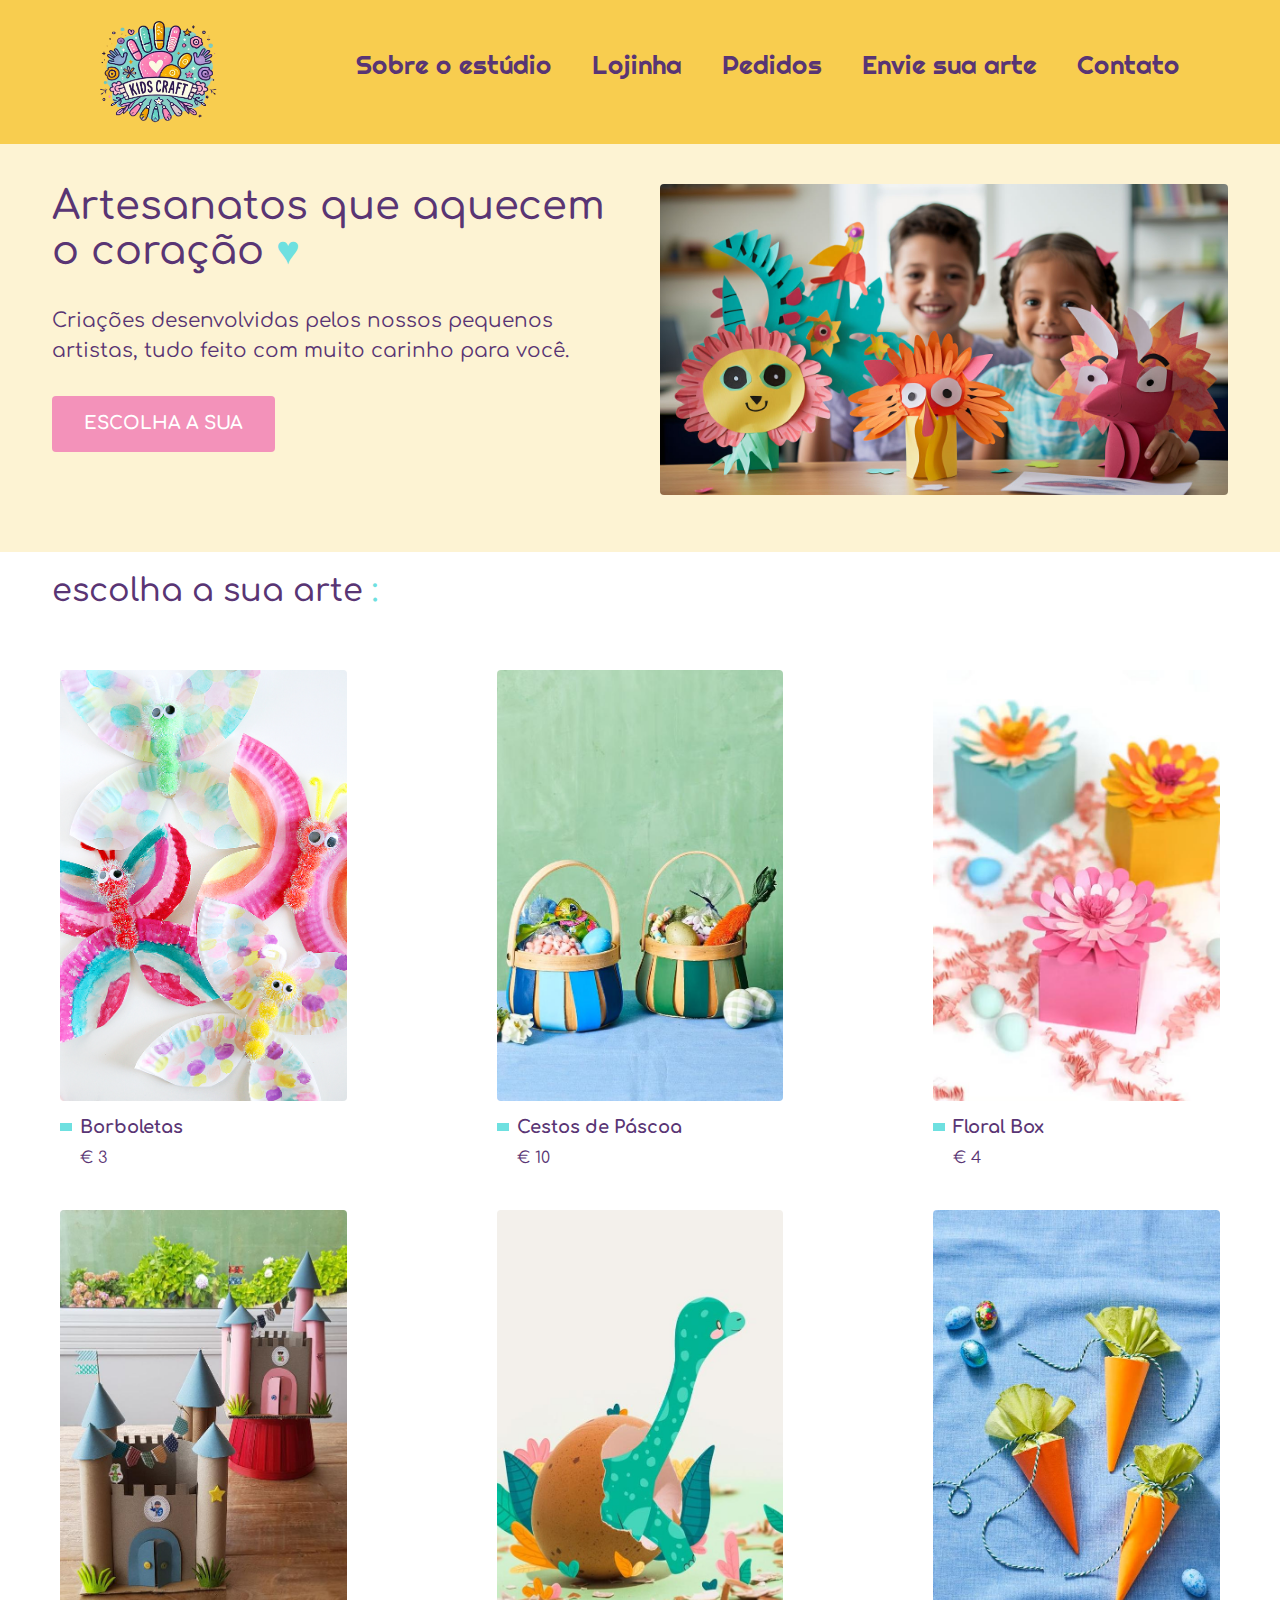
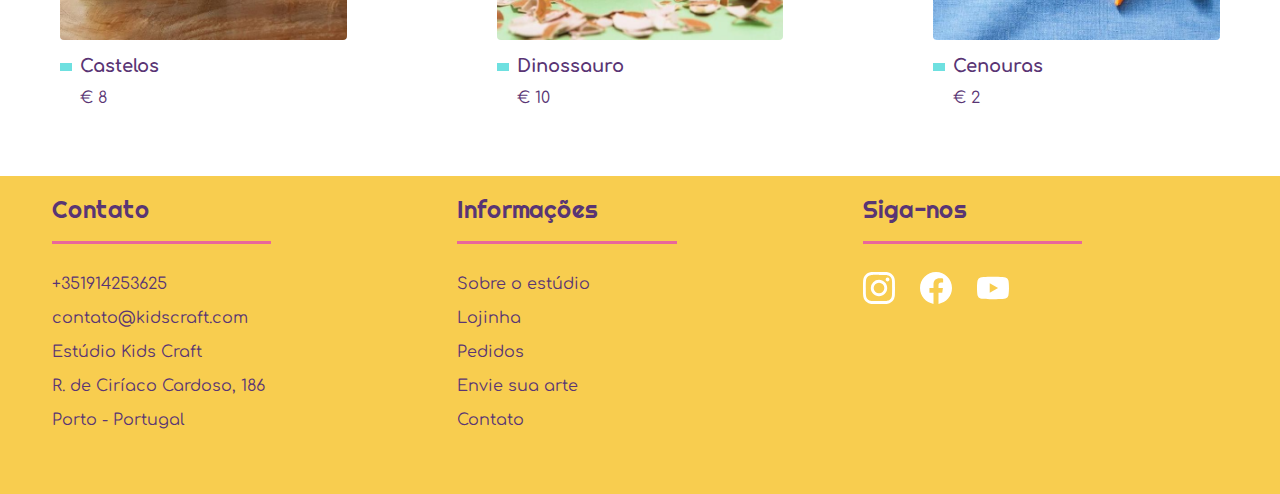
<file: index.html>
<!DOCTYPE html>
<html lang="en">

<head>
  <meta charset="UTF-8">
  <meta name="viewport" content="width=device-width, initial-scale=1.0">
  <title>:: Kids Craft ::</title>
  <meta name="description" content="Site do Estúdio Kids Craft">
  <link rel="shortcut icon" href="img/favicon.ico" type="image/x-icon">
  <link rel="stylesheet" href="css/style.css">
  <!-- Fontes do google -->
  <link rel="preconnect" href="https://fonts.googleapis.com">
  <link rel="preconnect" href="https://fonts.gstatic.com" crossorigin>
  <link rel="preconnect" href="https://fonts.gstatic.com" crossorigin>
  <link href="https://fonts.googleapis.com/css2?family=Comfortaa:wght@300..700&family=Righteous&display=swap" rel="stylesheet">

  <!-- Bootstrap -->
  <link href="https://cdn.jsdelivr.net/npm/bootstrap@5.3.3/dist/css/bootstrap.min.css" rel="stylesheet" integrity="sha384-QWTKZyjpPEjISv5WaRU9OFeRpok6YctnYmDr5pNlyT2bRjXh0JMhjY6hW+ALEwIH" crossorigin="anonymous">
</head>

<body>
  <header class="header-bg">
    <div class="header container">
      <a href="./">
        <img src="img/logokidscraft.png" alt="Kids Craft">
      </a>
      <nav aria-label="navegacao">
        <ul class="header-menu font-1 color-1">
          <li><a href="sobre.html">Sobre o estúdio</a></li>
          <li><a href="lojinha.html">Lojinha</a></li>
          <li><a href="pedidos.html">Pedidos</a></li>
          <li><a href="enviesuaarte.html">Envie sua arte</a></li>
          <li><a href="contato.html">Contato</a></li>
        </ul>
      </nav>
    </div>
  </header>
  <main>
    <div class="home-bg">
      <div class="home container">
        <div class="home-conteudo font-2">
          <h1 class="color-1">Artesanatos que aquecem o coração <span class="col-blue"> &#9829; </span></h1>
          <p>Criações desenvolvidas pelos nossos pequenos artistas, tudo feito com muito carinho para você.</p>
          <a href="lojinha.html" class="b-rosa">Escolha a sua</a>
        </div>
        <img src="img/img-container-home.jpg" alt="Crafts by kids">
      </div>
    </div>
    <article class="artesanatos-lista font-2 color-1">
      <h2 class="container">escolha a sua arte<span class="col-blue"> :</span></h2>
      <ul>
        <li>
          <a href="lojinha.html">
            <img src="img/img-arte1-borboletas.jpg" alt="Borboletas Coloridas">
            <h3 class="font-2 color-1">Borboletas</h3>
            <span class="color-1">€ 3</span>
          </a>
        </li>
        <li>
          <a href="lojinha.html">
            <img src="img/img-arte2-cestospascoa.jpg" alt="Cestos de Páscoa">
            <h3 class="font-2 color-1">Cestos de Páscoa</h3>
            <span class="color-1">€ 10</span>
          </a>
        </li>
        <li>
          <a href="lojinha.html">
            <img src="img/img-arte3-floralbox.jpg" alt="Floral Box">
            <h3 class="font-2 color-1">Floral Box</h3>
            <span class="color-1">€ 4</span>
          </a>
        </li>
        <li>
          <a href="lojinha.html">
            <img src="img/img-arte4-castelos.jpg" alt="Castelos">
            <h3 class="font-2 color-1">Castelos</h3>
            <span class="color-1">€ 8</span>
          </a>
        </li>
        <li>
          <a href="lojinha.html">
            <img src="img/img-arte5-dino.jpg" alt="Dinossauro">
            <h3 class="font-2 color-1">Dinossauro</h3>
            <span class="color-1">€ 10</span>
          </a>
        </li>
        <li>
          <a href="lojinha.html">
            <img src="img/img-arte6-cenouras.jpg" alt="Cenouras">
            <h3 class="font-2 color-1">Cenouras</h3>
            <span class="color-1">€ 2</span>
          </a>
        </li>

      </ul>
    </article>
  </main>
  <footer class="footer-bg">
    <div class="footer container color-1">
      <div class="footer-contato">
        <h3 class="font-1">Contato</h3>
        <ul class="font-2">
          <li><a href="tel:+351914253625">+351914253625</a></li>
          <li><a href="mailto:contato@kidscraft.com">contato@kidscraft.com</a></li>
          <li>Estúdio Kids Craft</li>
          <li>R. de Ciríaco Cardoso, 186</li>
          <li>Porto - Portugal</li>
        </ul>
      </div>
      <div class="footer-informações">
        <h3 class="font-1">Informações</h3>
        <nav>
          <ul class="font-2">
            <li><a href="sobre.html">Sobre o estúdio</a></li>
            <li><a href="lojinha.html">Lojinha</a></li>
            <li><a href="pedidos.html">Pedidos</a></li>
            <li><a href="enviesuaarte.html">Envie sua arte</a></li>
            <li><a href="contato.html">Contato</a></li>
          </ul>
        </nav>
      </div>
      <div class="footer-redes">
        <h3 class="font-1">Siga-nos</h3>
        <ul>
          <li><a href="https://www.instagram.com/cesae.digital/" target="_blank">
              <img src="img/instagram.svg" alt="Instagram">
            </a></li>
          <li><a href="https://www.facebook.com/CesaeDigital" target="_blank">
              <img src="img/facebook.svg" alt="Facebook">
            </a></li>
          <li><a href="https://www.youtube.com/user/CESAECanal" target="_blank">
              <img src="img/youtube.svg" alt="youtube">
            </a></li>
        </ul>
      </div>
    </div>
  </footer>
</body>

</html>
</file>
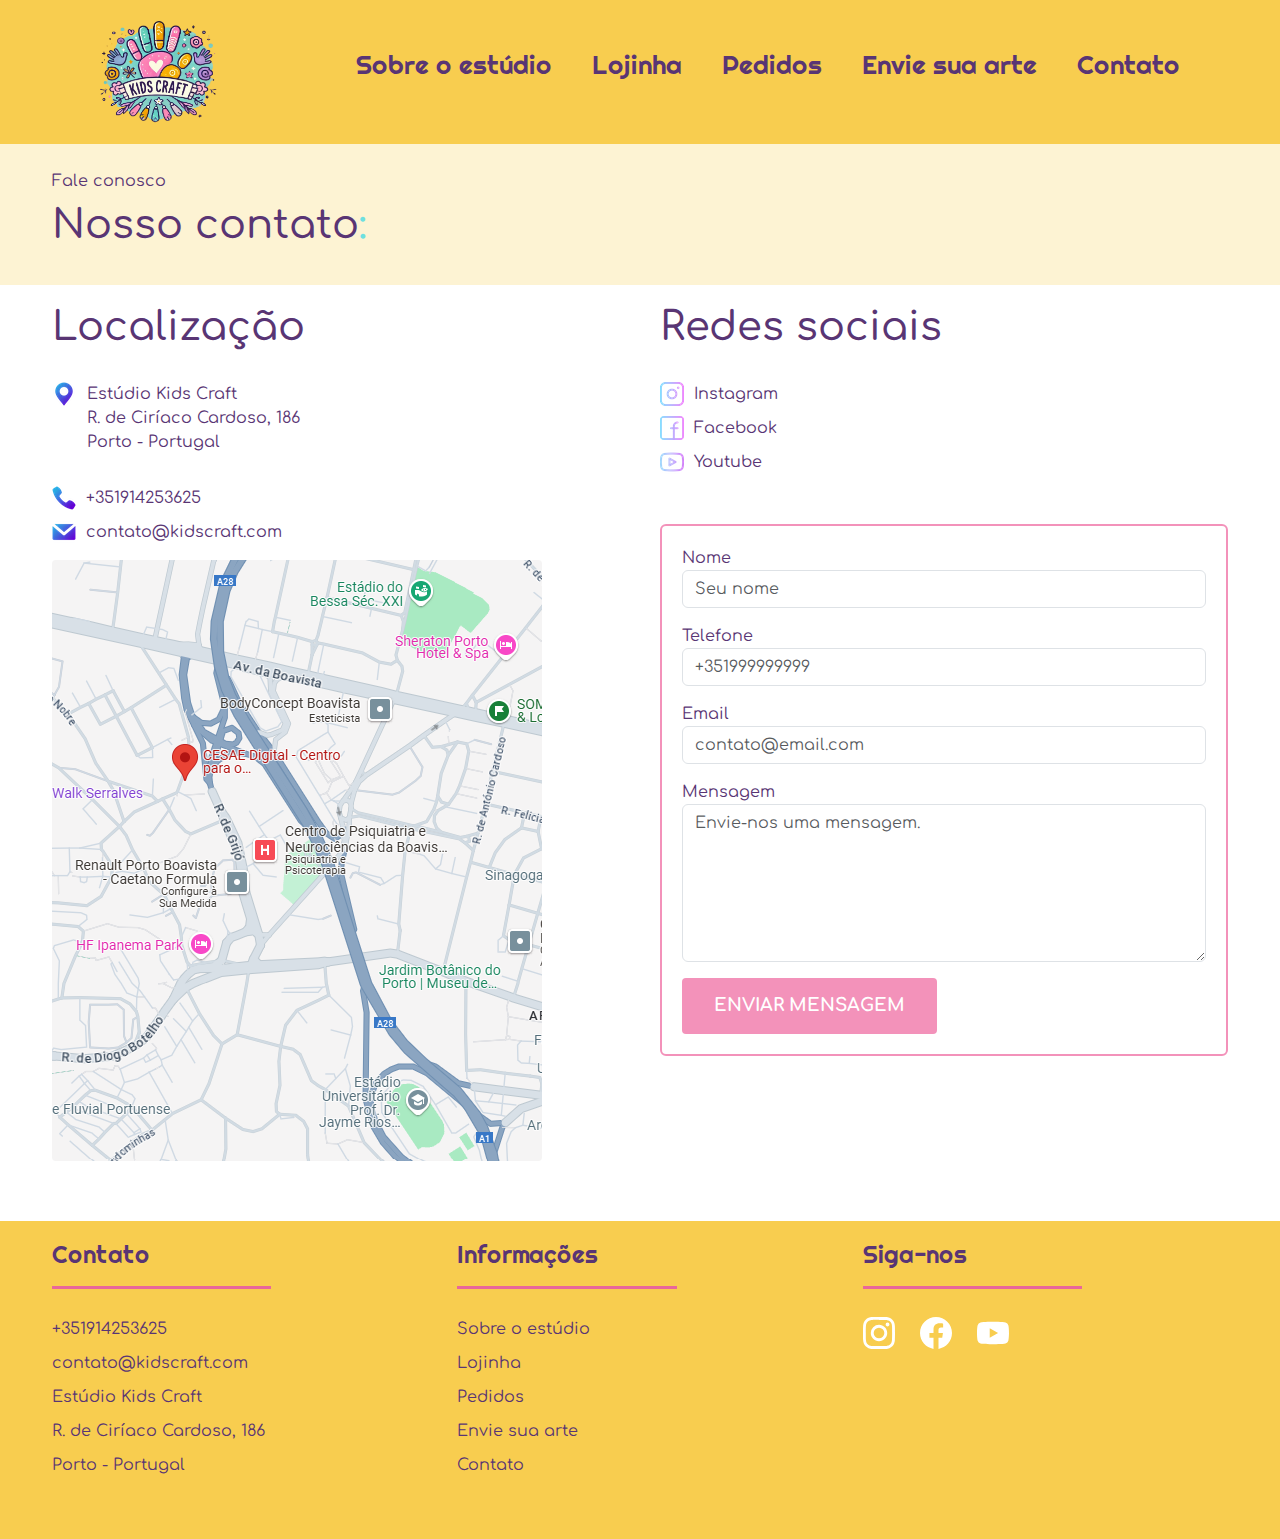
<file: contato.html>
<!DOCTYPE html>
<html lang="en">

<head>
  <meta charset="UTF-8">
  <meta name="viewport" content="width=device-width, initial-scale=1.0">
  <title>:: Contato | Kids Craft ::</title>
  <meta name="description" content="Contatos do Kids Craft">
  <link rel="shortcut icon" href="img/favicon.ico" type="image/x-icon">
  <link rel="stylesheet" href="css/style.css">
  <!-- Fontes do google -->
  <link rel="preconnect" href="https://fonts.googleapis.com">
  <link rel="preconnect" href="https://fonts.gstatic.com" crossorigin>
  <link rel="preconnect" href="https://fonts.gstatic.com" crossorigin>
  <link href="https://fonts.googleapis.com/css2?family=Comfortaa:wght@300..700&family=Righteous&display=swap" rel="stylesheet">
  <!-- Bootstrap -->
  <link href="https://cdn.jsdelivr.net/npm/bootstrap@5.3.3/dist/css/bootstrap.min.css" rel="stylesheet" integrity="sha384-QWTKZyjpPEjISv5WaRU9OFeRpok6YctnYmDr5pNlyT2bRjXh0JMhjY6hW+ALEwIH" crossorigin="anonymous">

</head>

<body>
  <header class="header-bg">
    <div class="header container">
      <a href="./">
        <img src="img/logokidscraft.png" alt="Kids Craft">
      </a>
      <nav aria-label="navegacao">
        <ul class="header-menu font-1 color-1">
          <li><a href="sobre.html">Sobre o estúdio</a></li>
          <li><a href="lojinha.html">Lojinha</a></li>
          <li><a href="pedidos.html">Pedidos</a></li>
          <li><a href="enviesuaarte.html">Envie sua arte</a></li>
          <li><a href="contato.html">Contato</a></li>
        </ul>
      </nav>
    </div>
  </header>
  <div class="titulo-bg">
    <div class="titulo container font-2">
      <p>Fale conosco</p>
      <h1 class="color-1">Nosso contato<span class="col-blue">:</span></h1>
    </div>
  </div>
  <div class="envioformulario-bg">
    <div class="formulario container">
      <div class="formulario-conteudo font-2 color-1">
        <h1 class="color-1">Localização</h1>
        <div class="localizacao">
          <ul>
            <li>Estúdio Kids Craft</li>
            <li>R. de Ciríaco Cardoso, 186</li>
            <li>Porto - Portugal</li>
        </div>
        </ul>
        <ul class="lista-contato">
          <li><img src="img/icon-phone.png" alt="Icone Phone"><a href="tel:+351914253625">+351914253625</a></li>
          <li><img src="img/icon-mail.png" alt="Icone Mail"><a href="mailto:contato@kidscraft.com">contato@kidscraft.com</a></li>
        </ul>
        <p><a href="https://maps.app.goo.gl/LkPnR1Ma46Hyuo7T9" target="_blank"><img src="img/img-containercontato.png" alt="Crafts by kids"></a></p>
      </div>
      <div class="redes font-2">
        <h1 class="color-1">Redes sociais</h1>
        <ul>
          <li><img src="img/icon-instagram.png" alt="Icone Instagram"><a href="https://www.instagram.com/cesae.digital/" target="_blank">Instagram </a></li>
          <li><img src="img/icon-facebook.png" alt="Icone Facebook"><a href="https://www.facebook.com/CesaeDigital" target="_blank">Facebook</a></li>
          <li><img src="img/icon-youtube.png" alt="Icone Facebook"><a href="https://www.youtube.com/user/CESAECanal" target="_blank"> Youtube</a></li>
        </ul>

        <section class="envio-formulario color-1 font-2" aria-label="Formulário">
          <form class="form" action="contato.html">
            <div class="mb-3">
              <label for="nome">Nome</label>
              <input type="text" class="form-control" id="nome" name="nome" placeholder="Seu nome">
            </div>
            <div class="mb-3">
              <label for="telefone">Telefone</label>
              <input type="text" class="form-control" id="telefone" name="telefone" placeholder="+351999999999">
            </div>
            <div class="mb-3">
              <label for="email">Email</label>
              <input type="email" class="form-control" id="email" name="email" placeholder="contato@email.com">
            </div>
            <div class="mb-3">
              <label for=" mensagem">Mensagem</label>
              <textarea rows="6" class="form-control" id="mensagem" name="mensagem" placeholder="Envie-nos uma mensagem."></textarea>
            </div>
            <button class="botao b-rosa">Enviar Mensagem</button>
          </form>
        </section>
      </div>
    </div>
  </div>

  <footer class="footer-bg">
    <div class="footer container color-1">
      <div class="footer-contato">
        <h3 class="font-1">Contato</h3>
        <ul class="font-2">
          <li><a href="tel:+351914253625">+351914253625</a></li>
          <li><a href="mailto:contato@kidscraft.com">contato@kidscraft.com</a></li>
          <li>Estúdio Kids Craft</li>
          <li>R. de Ciríaco Cardoso, 186</li>
          <li>Porto - Portugal</li>
        </ul>
      </div>
      <div class="footer-informações">
        <h3 class="font-1">Informações</h3>
        <nav>
          <ul class="font-2">
            <li><a href="sobre.html">Sobre o estúdio</a></li>
            <li><a href="lojinha.html">Lojinha</a></li>
            <li><a href="pedidos.html">Pedidos</a></li>
            <li><a href="enviesuaarte.html">Envie sua arte</a></li>
            <li><a href="contato.html">Contato</a></li>
          </ul>
        </nav>
      </div>
      <div class="footer-redes">
        <h3 class="font-1">Siga-nos</h3>
        <ul>
          <li><a href="https://www.instagram.com/cesae.digital/" target="_blank">
              <img src="img/instagram.svg" alt="Instagram">
            </a></li>
          <li><a href="https://www.facebook.com/CesaeDigital" target="_blank">
              <img src="img/facebook.svg" alt="Facebook">
            </a></li>
          <li><a href="https://www.youtube.com/user/CESAECanal" target="_blank">
              <img src="img/youtube.svg" alt="youtube">
            </a></li>
        </ul>
      </div>
    </div>
  </footer>
</body>

</html>
</file>
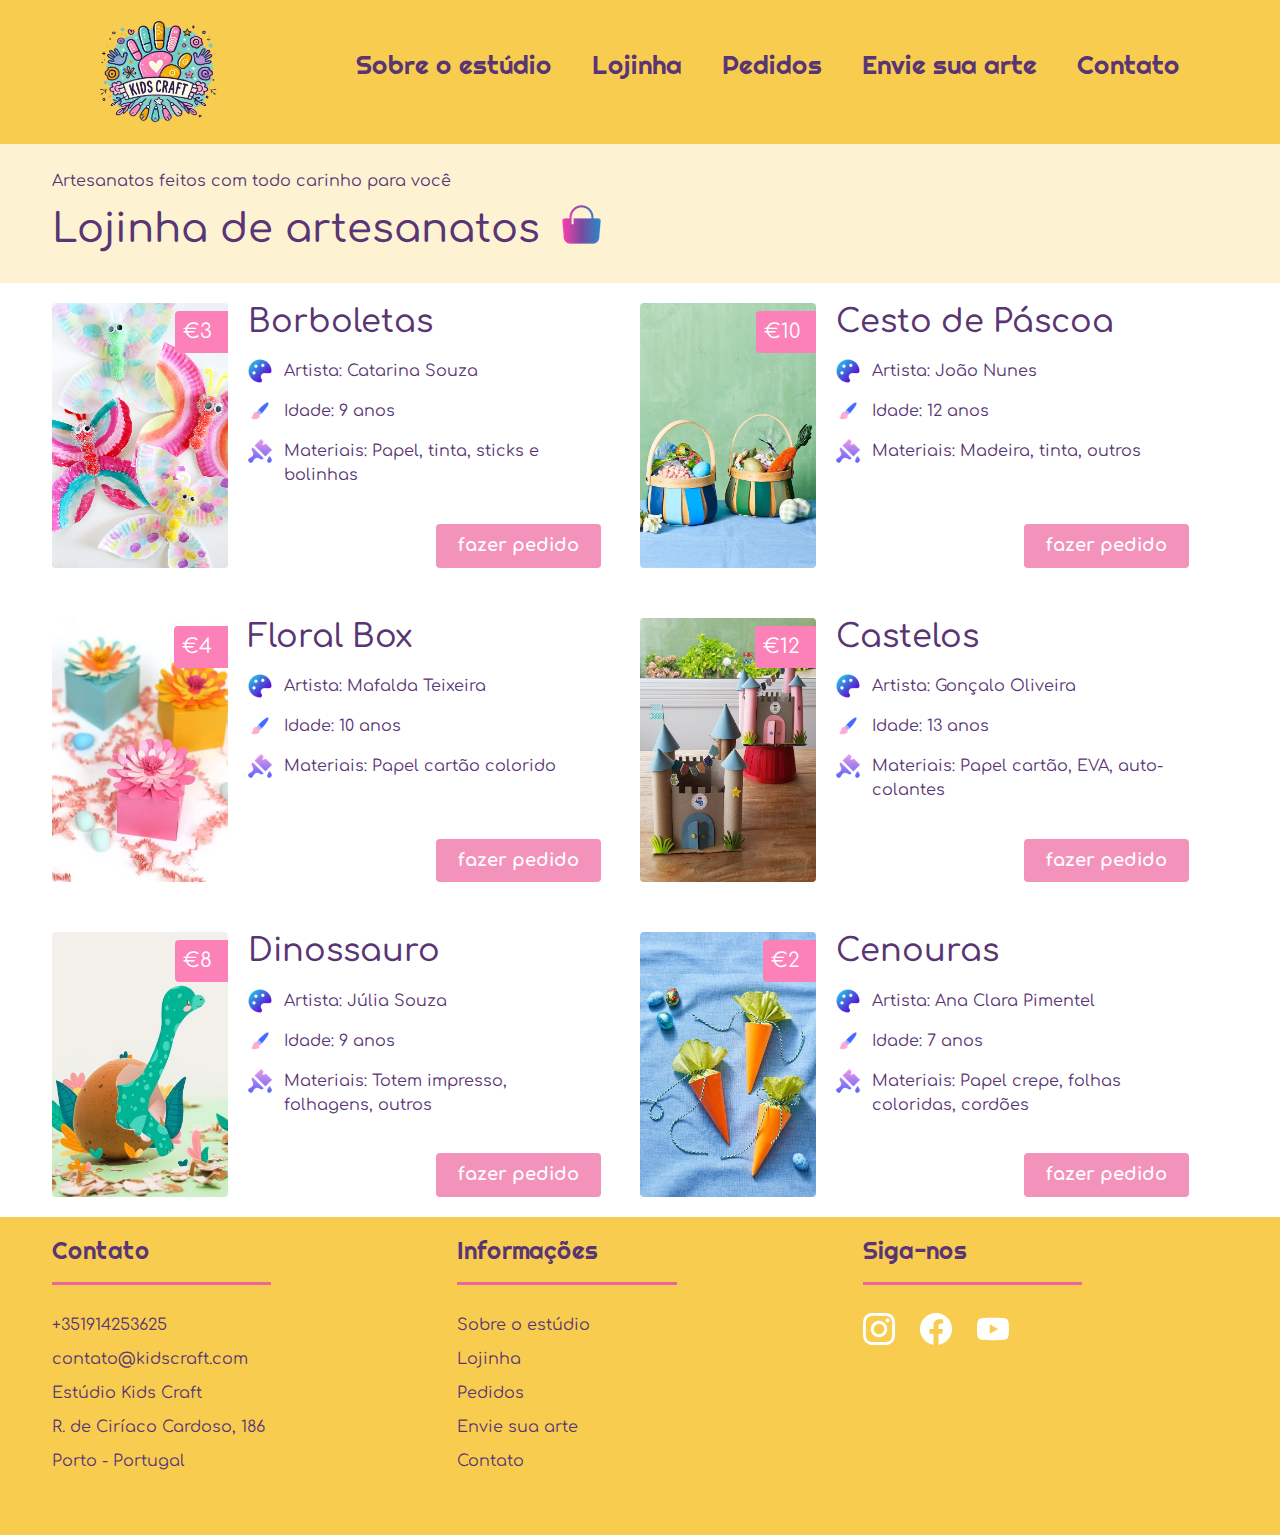
<file: lojinha.html>
<!DOCTYPE html>
<html lang="en">

<head>
  <meta charset="UTF-8">
  <meta name="viewport" content="width=device-width, initial-scale=1.0">
  <title>:: Lojinha | Kids Craft ::</title>
  <meta name="description" content="Lojinha do Estúdio Kids Craft">
  <link rel="shortcut icon" href="img/favicon.ico" type="image/x-icon">
  <link rel="stylesheet" href="css/style.css">
  <!-- Fontes do google -->
  <link rel="preconnect" href="https://fonts.googleapis.com">
  <link rel="preconnect" href="https://fonts.gstatic.com" crossorigin>
  <link rel="preconnect" href="https://fonts.gstatic.com" crossorigin>
  <link href="https://fonts.googleapis.com/css2?family=Comfortaa:wght@300..700&family=Righteous&display=swap" rel="stylesheet">
  <!-- Bootstrap -->
  <link href="https://cdn.jsdelivr.net/npm/bootstrap@5.3.3/dist/css/bootstrap.min.css" rel="stylesheet" integrity="sha384-QWTKZyjpPEjISv5WaRU9OFeRpok6YctnYmDr5pNlyT2bRjXh0JMhjY6hW+ALEwIH" crossorigin="anonymous">
</head>

<body>
  <header class="header-bg">
    <div class="header container">
      <a href="./">
        <img src="img/logokidscraft.png" alt="Kids Craft">
      </a>
      <nav aria-label="navegacao">
        <ul class="header-menu font-1 color-1">
          <li><a href="sobre.html">Sobre o estúdio</a></li>
          <li><a href="lojinha.html">Lojinha</a></li>
          <li><a href="pedidos.html">Pedidos</a></li>
          <li><a href="enviesuaarte.html">Envie sua arte</a></li>
          <li><a href="contato.html">Contato</a></li>
        </ul>
      </nav>
    </div>
  </header>
  <main>
    <div class="titulo-bg">
      <div class="titulo container font-2">
        <p>Artesanatos feitos com todo carinho para você</p>
        <h1 class="color-1 loja">Lojinha de artesanatos <span class="bag"><img src="img/shopping-bag-43x43.png" alt="Icon Compras"></h1></span>
      </div>
    </div>
    <div class="artesanatos-bg container font-2 color-1">
      <div class="artesanatos">
        <div class="artesanatos-imagem">
          <img src="img/img-arte1-borboletas.jpg" alt="Borboletas">
          <span class>€3</span>
        </div>
        <div class="artesanatos-conteudo">
          <h2 class="color-1">Borboletas</h2>
          <ul>
            <li><img src="img/icon1.png" alt="Icone Paleta">
              Artista: Catarina Souza</li>
            <li><img src="img/icon2.png" alt="Icone Pincel Pequeno">
              Idade: 9 anos</li>
            <li><img src="img/icon3.png" alt="Icone Pincel Tinta">
              Materiais: Papel, tinta, sticks e bolinhas</li>
          </ul>
          <a class="b-rosa seta" href="pedidos.html">Fazer pedido</a>
        </div>
      </div>
      <div class="artesanatos">
        <div class="artesanatos-imagem">
          <img src="img/img-arte2-cestospascoa.jpg" alt="Cesto de Páscoa">
          <span>€10</span>
        </div>
        <div class="artesanatos-conteudo">
          <h2 class="color-1">Cesto de Páscoa</h2>
          <ul>
            <li><img src="img/icon1.png" alt="Icone Paleta">
              Artista: João Nunes</li>
            <li><img src="img/icon2.png" alt="Icone Pincel Pequeno">
              Idade: 12 anos</li>
            <li><img src="img/icon3.png" alt="Icone Pincel Tinta">
              Materiais: Madeira, tinta, outros</li>
          </ul>
          <a class="b-rosa seta" href="pedidos.html">Fazer pedido</a>
        </div>

      </div>
      <div class="artesanatos">
        <div class="artesanatos-imagem">
          <img src="img/img-arte3-floralbox.jpg" alt="Floral Box">
          <span class>€4</span>
        </div>
        <div class="artesanatos-conteudo">
          <h2 class="color-1">Floral Box</h2>
          <ul>
            <li><img src="img/icon1.png" alt="Icone Paleta">
              Artista: Mafalda Teixeira</li>
            <li><img src="img/icon2.png" alt="Icone Pincel Pequeno">
              Idade: 10 anos</li>
            <li><img src="img/icon3.png" alt="Icone Pincel Tinta">
              Materiais: Papel cartão colorido</li>
          </ul>
          <a class="b-rosa seta" href="pedidos.html">Fazer pedido</a>
        </div>

      </div>
      <div class="artesanatos">
        <div class="artesanatos-imagem">
          <img src="img/img-arte4-castelos.jpg" alt="Castelos">
          <span class>€12</span>
        </div>
        <div class="artesanatos-conteudo">
          <h2 class="color-1">Castelos</h2>
          <ul>
            <li><img src="img/icon1.png" alt="Icone Paleta">
              Artista: Gonçalo Oliveira</li>
            <li><img src="img/icon2.png" alt="Icone Pincel Pequeno">
              Idade: 13 anos</li>
            <li><img src="img/icon3.png" alt="Icone Pincel Tinta">
              Materiais: Papel cartão, EVA, auto-colantes</li>
          </ul>
          <a class="b-rosa seta" href="pedidos.html">Fazer pedido</a>
        </div>

      </div>
      <div class="artesanatos">
        <div class="artesanatos-imagem">
          <img src="img/img-arte5-dino.jpg" alt="Dinossauro">
          <span>€8</span>
        </div>
        <div class="artesanatos-conteudo">
          <h2 class="color-1">Dinossauro</h2>
          <ul>
            <li><img src="img/icon1.png" alt="Icone Paleta">
              Artista: Júlia Souza</li>
            <li><img src="img/icon2.png" alt="Icone Pincel Pequeno">
              Idade: 9 anos</li>
            <li><img src="img/icon3.png" alt="Icone Pincel Tinta">
              Materiais: Totem impresso, folhagens, outros</li>
          </ul>
          <a class="b-rosa seta" href="pedidos.html">Fazer pedido</a>
        </div>

      </div>
      <div class="artesanatos">
        <div class="artesanatos-imagem">
          <img src="img/img-arte6-cenouras.jpg" alt="Cenouras">
          <span class>€2</span>
        </div>
        <div class="artesanatos-conteudo">
          <h2 class="color-1">Cenouras</h2>
          <ul>
            <li><img src="img/icon1.png" alt="Icone Paleta">
              Artista: Ana Clara Pimentel</li>
            <li><img src="img/icon2.png" alt="Icone Pincel Pequeno">
              Idade: 7 anos</li>
            <li><img src="img/icon3.png" alt="Icone Pincel Tinta">
              Materiais: Papel crepe, folhas coloridas, cordões</li>
          </ul>
          <a class="b-rosa seta" href="pedidos.html">Fazer pedido</a>
        </div>

      </div>
    </div>
  </main>
  <footer class="footer-bg">
    <div class="footer container color-1">
      <div class="footer-contato">
        <h3 class="font-1">Contato</h3>
        <ul class="font-2">
          <li><a href="tel:+351914253625">+351914253625</a></li>
          <li><a href="mailto:contato@kidscraft.com">contato@kidscraft.com</a></li>
          <li>Estúdio Kids Craft</li>
          <li>R. de Ciríaco Cardoso, 186</li>
          <li>Porto - Portugal</li>
        </ul>
      </div>
      <div class="footer-informações">
        <h3 class="font-1">Informações</h3>
        <nav>
          <ul class="font-2">
            <li><a href="sobre.html">Sobre o estúdio</a></li>
            <li><a href="lojinha.html">Lojinha</a></li>
            <li><a href="pedidos.html">Pedidos</a></li>
            <li><a href="enviesuaarte.html">Envie sua arte</a></li>
            <li><a href="contato.html">Contato</a></li>
          </ul>
        </nav>
      </div>
      <div class="footer-redes">
        <h3 class="font-1">Siga-nos</h3>
        <ul>
          <li><a href="https://www.instagram.com/cesae.digital/" target="_blank">
              <img src="img/instagram.svg" alt="Instagram">
            </a></li>
          <li><a href="https://www.facebook.com/CesaeDigital" target="_blank">
              <img src="img/facebook.svg" alt="Facebook">
            </a></li>
          <li><a href="https://www.youtube.com/user/CESAECanal" target="_blank">
              <img src="img/youtube.svg" alt="youtube">
            </a></li>
        </ul>
      </div>
    </div>
  </footer>
</body>

</html>
</file>
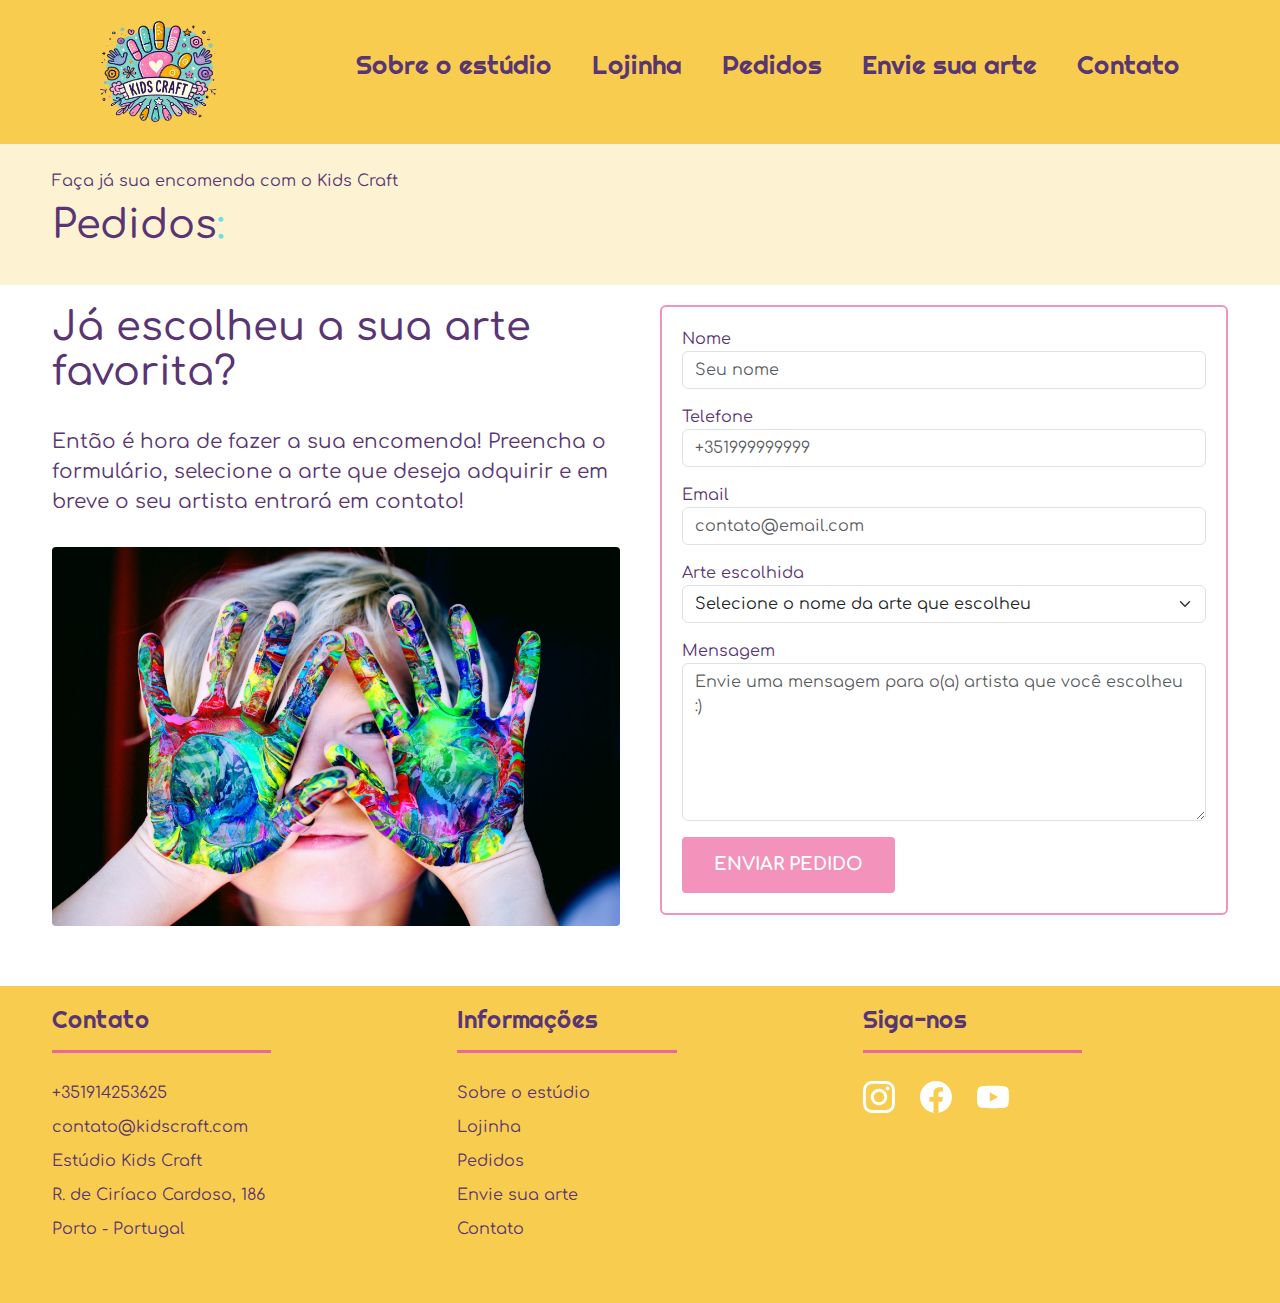
<file: pedidos.html>
<!DOCTYPE html>
<html lang="en">

<head>
  <meta charset="UTF-8">
  <meta name="viewport" content="width=device-width, initial-scale=1.0">
  <title>:: Pedidos | Kids Craft ::</title>
  <meta name="description" content="Faça seu pedido - Kids Craft">
  <link rel="shortcut icon" href="img/favicon.ico" type="image/x-icon">
  <link rel="stylesheet" href="css/style.css">
  <!-- Fontes do google -->
  <link rel="preconnect" href="https://fonts.googleapis.com">
  <link rel="preconnect" href="https://fonts.gstatic.com" crossorigin>
  <link rel="preconnect" href="https://fonts.gstatic.com" crossorigin>
  <link href="https://fonts.googleapis.com/css2?family=Comfortaa:wght@300..700&family=Righteous&display=swap" rel="stylesheet">
  <!-- Bootstrap -->
  <link href="https://cdn.jsdelivr.net/npm/bootstrap@5.3.3/dist/css/bootstrap.min.css" rel="stylesheet" integrity="sha384-QWTKZyjpPEjISv5WaRU9OFeRpok6YctnYmDr5pNlyT2bRjXh0JMhjY6hW+ALEwIH" crossorigin="anonymous">

</head>

<body>
  <header class="header-bg">
    <div class="header container">
      <a href="./">
        <img src="img/logokidscraft.png" alt="Kids Craft">
      </a>
      <nav aria-label="navegacao">
        <ul class="header-menu font-1 color-1">
          <li><a href="sobre.html">Sobre o estúdio</a></li>
          <li><a href="lojinha.html">Lojinha</a></li>
          <li><a href="pedidos.html">Pedidos</a></li>
          <li><a href="enviesuaarte.html">Envie sua arte</a></li>
          <li><a href="contato.html">Contato</a></li>
        </ul>
      </nav>
    </div>
  </header>
  <div class="titulo-bg">
    <div class="titulo container font-2">
      <p>Faça já sua encomenda com o Kids Craft</p>
      <h1 class="color-1">Pedidos<span class="col-blue">:</span></h1>
    </div>
  </div>
  <div class="envioformulario-bg">
    <div class="formulario container">
      <div class="formulario-conteudo font-2">
        <h1 class="color-1">Já escolheu a sua arte favorita? </h1>
        <p>Então é hora de fazer a sua encomenda! Preencha o formulário, selecione a arte que deseja adquirir e em breve o seu artista entrará em contato!
        </p>
        <p><img src="img/img-container-pedidos.jpg" alt="Crafts by kids"></p>
      </div>
      <section class="envio-formulario color-1 font-2" aria-label="Formulário">
        <form class="form" action="pedidos.html">
          <div class="mb-3">
            <label for="nome">Nome</label>
            <input type="text" class="form-control" id="nome" name="nome" placeholder="Seu nome">
          </div>
          <div class="mb-3">
            <label for="telefone">Telefone</label>
            <input type="text" class="form-control" id="telefone" name="telefone" placeholder="+351999999999">
          </div>
          <div class="mb-3">
            <label for="email">Email</label>
            <input type="email" class="form-control" id="email" name="email" placeholder="contato@email.com">
          </div>
          <div class="mb-3">
            <label for="email">Arte escolhida</label>
            <select class="form-select" aria-label="Idade">
              <option selected>Selecione o nome da arte que escolheu</option>
              <option value="1">1. Borboletas - Catarina Souza</option>
              <option value="2">2. João Nunes - Cesto de Páscoa</option>
              <option value="3">3. Floral Box - Mafalda Teixeira</option>
              <option value="4">4. Castelos - Gonçalo Oliveira</option>
              <option value="5">5. Dinossauro - Júlia Souza</option>
              <option value="6">6. Cenouras - Ana Clara Pimentel</option>
            </select>
          </div>
          <div class="mb-3">
            <label for=" mensagem">Mensagem</label>
            <textarea rows="6" class="form-control" id="mensagem" name="mensagem" placeholder="Envie uma mensagem para o(a) artista que você escolheu :)"></textarea>
          </div>
          <button class="botao b-rosa">Enviar Pedido</button>
        </form>
      </section>
    </div>
  </div>

  <footer class="footer-bg">
    <div class="footer container color-1">
      <div class="footer-contato">
        <h3 class="font-1">Contato</h3>
        <ul class="font-2">
          <li><a href="tel:+351914253625">+351914253625</a></li>
          <li><a href="mailto:contato@kidscraft.com">contato@kidscraft.com</a></li>
          <li>Estúdio Kids Craft</li>
          <li>R. de Ciríaco Cardoso, 186</li>
          <li>Porto - Portugal</li>
        </ul>
      </div>
      <div class="footer-informações">
        <h3 class="font-1">Informações</h3>
        <nav>
          <ul class="font-2">
            <li><a href="sobre.html">Sobre o estúdio</a></li>
            <li><a href="lojinha.html">Lojinha</a></li>
            <li><a href="pedidos.html">Pedidos</a></li>
            <li><a href="enviesuaarte.html">Envie sua arte</a></li>
            <li><a href="contato.html">Contato</a></li>
          </ul>
        </nav>
      </div>
      <div class="footer-redes">
        <h3 class="font-1">Siga-nos</h3>
        <ul>
          <li><a href="https://www.instagram.com/cesae.digital/" target="_blank">
              <img src="img/instagram.svg" alt="Instagram">
            </a></li>
          <li><a href="https://www.facebook.com/CesaeDigital" target="_blank">
              <img src="img/facebook.svg" alt="Facebook">
            </a></li>
          <li><a href="https://www.youtube.com/user/CESAECanal" target="_blank">
              <img src="img/youtube.svg" alt="youtube">
            </a></li>
        </ul>
      </div>
    </div>
  </footer>
</body>

</html>
</file>
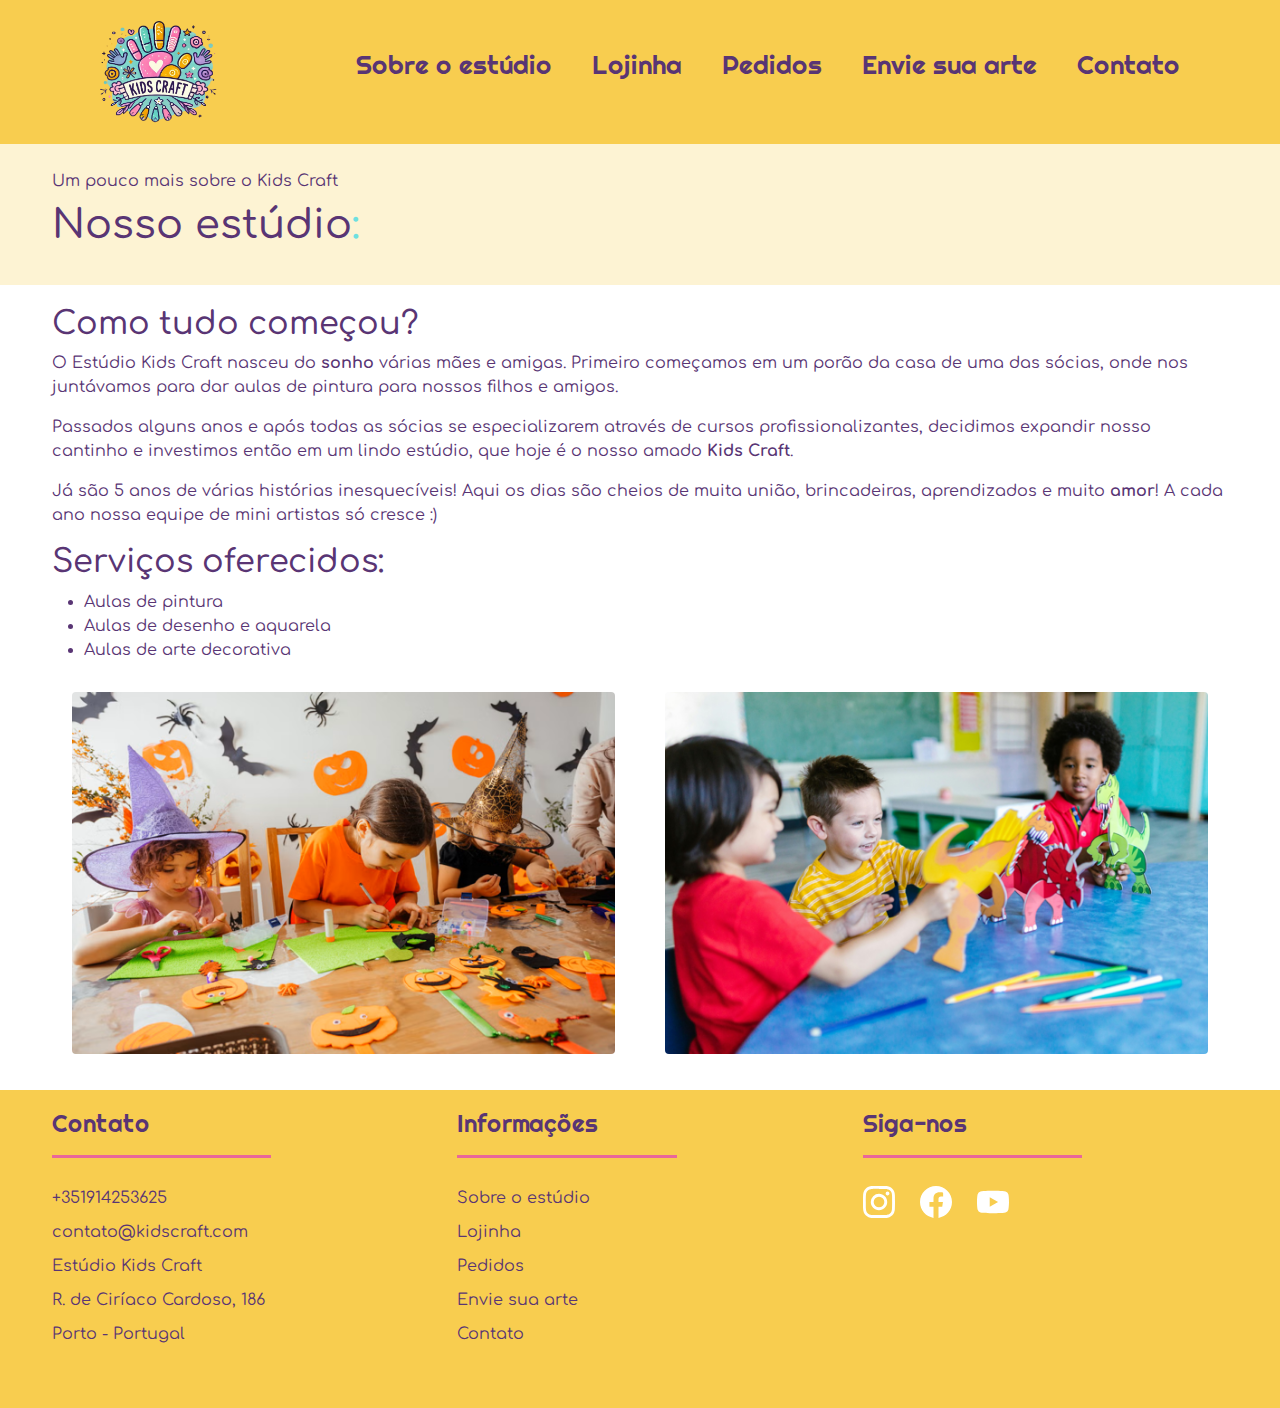
<file: sobre.html>
<!DOCTYPE html>
<html lang="en">

<head>
  <meta charset="UTF-8">
  <meta name="viewport" content="width=device-width, initial-scale=1.0">
  <title>:: Sobre | Kids Craft ::</title>
  <meta name="description" content="Sobre o estúdio Kids Craft">
  <link rel="shortcut icon" href="img/favicon.ico" type="image/x-icon">
  <link rel="stylesheet" href="css/style.css">
  <!-- Fontes do google -->
  <link rel="preconnect" href="https://fonts.googleapis.com">
  <link rel="preconnect" href="https://fonts.gstatic.com" crossorigin>
  <link rel="preconnect" href="https://fonts.gstatic.com" crossorigin>
  <link href="https://fonts.googleapis.com/css2?family=Comfortaa:wght@300..700&family=Righteous&display=swap" rel="stylesheet">
  <!-- Bootstrap -->
  <link href="https://cdn.jsdelivr.net/npm/bootstrap@5.3.3/dist/css/bootstrap.min.css" rel="stylesheet" integrity="sha384-QWTKZyjpPEjISv5WaRU9OFeRpok6YctnYmDr5pNlyT2bRjXh0JMhjY6hW+ALEwIH" crossorigin="anonymous">
  <script src="https://cdn.jsdelivr.net/npm/bootstrap@5.0.2/dist/js/bootstrap.bundle.min.js" integrity="sha384-MrcW6ZMFYlzcLA8Nl+NtUVF0sA7MsXsP1UyJoMp4YLEuNSfAP+JcXn/tWtIaxVXM" crossorigin="anonymous"></script>
</head>

<body>
  <header class="header-bg">
    <div class="header container">
      <a href="./">
        <img src="img/logokidscraft.png" alt="Kids Craft">
      </a>
      <nav aria-label="navegacao">
        <ul class="header-menu font-1 color-1">
          <li><a href="sobre.html">Sobre o estúdio</a></li>
          <li><a href="lojinha.html">Lojinha</a></li>
          <li><a href="pedidos.html">Pedidos</a></li>
          <li><a href="enviesuaarte.html">Envie sua arte</a></li>
          <li><a href="contato.html">Contato</a></li>
        </ul>
      </nav>
    </div>
  </header>
  <main>
    <div class="titulo-bg">
      <div class="titulo container font-2">
        <p>Um pouco mais sobre o Kids Craft</p>
        <h1 class="color-1">Nosso estúdio<span class="col-blue">:</span></h1>
      </div>
    </div>
    <div class="sobre-bg">
      <div class="sobre-conteudo container font-2 color-1">
        <h2 class="color-1">Como tudo começou?</h2>
        <p>O Estúdio Kids Craft nasceu do <strong>sonho</strong> várias mães e amigas. Primeiro começamos em um porão da casa de uma das sócias, onde nos juntávamos para dar aulas de pintura para nossos filhos e amigos.</p>
        <p>Passados alguns anos e após todas as sócias se especializarem através de cursos profissionalizantes, decidimos expandir nosso cantinho e investimos então em um lindo estúdio, que hoje é o nosso amado <strong>Kids Craft</strong>. </p>
        <p>Já são 5 anos de várias histórias inesquecíveis! Aqui os dias são cheios de muita união, brincadeiras, aprendizados e muito <strong>amor</strong>! A cada ano nossa equipe de mini artistas só cresce :)</p>
        <h2 class="color-1">Serviços oferecidos:</h2>
        <ul class="aulas">
          <li>Aulas de pintura</li>
          <li>Aulas de desenho e aquarela</li>
          <li>Aulas de arte decorativa</li>
        </ul>
        <ul class="estudio">
          <li><img src="img/estudio1.png" alt="Foto Estúdio"></li>
          <li><img src="img/estudio2.png" alt="Foto Estúdio"></li>
        </ul>



      </div>
    </div>
  </main>
  <footer class="footer-bg">
    <div class="footer container color-1">
      <div class="footer-contato">
        <h3 class="font-1">Contato</h3>
        <ul class="font-2">
          <li><a href="tel:+351914253625">+351914253625</a></li>
          <li><a href="mailto:contato@kidscraft.com">contato@kidscraft.com</a></li>
          <li>Estúdio Kids Craft</li>
          <li>R. de Ciríaco Cardoso, 186</li>
          <li>Porto - Portugal</li>
        </ul>
      </div>
      <div class="footer-informações">
        <h3 class="font-1">Informações</h3>
        <nav>
          <ul class="font-2">
            <li><a href="sobre.html">Sobre o estúdio</a></li>
            <li><a href="lojinha.html">Lojinha</a></li>
            <li><a href="pedidos.html">Pedidos</a></li>
            <li><a href="enviesuaarte.html">Envie sua arte</a></li>
            <li><a href="contato.html">Contato</a></li>
          </ul>
        </nav>
      </div>
      <div class="footer-redes">
        <h3 class="font-1">Siga-nos</h3>
        <ul>
          <li><a href="https://www.instagram.com/cesae.digital/" target="_blank">
              <img src="img/instagram.svg" alt="Instagram">
            </a></li>
          <li><a href="https://www.facebook.com/CesaeDigital" target="_blank">
              <img src="img/facebook.svg" alt="Facebook">
            </a></li>
          <li><a href="https://www.youtube.com/user/CESAECanal" target="_blank">
              <img src="img/youtube.svg" alt="youtube">
            </a></li>
        </ul>
      </div>
    </div>
  </footer>
</body>

</html>
</file>
<file: css/style.css>
@import 'header.css';
@import 'global.css';
@import 'footer.css';
@import 'artesanatos-lista.css';
@import 'artesanatos.css';
@import 'componentes.css';

.home-bg,
.titulo-bg {
  /*background: #fdf0c8; */
  background: rgba(253, 240, 200, 0.8);
  padding-top: 20px;
}

.home,
.formulario {
  display: grid;
  /* fr ditribui o espaço que sobra */
  grid-template-columns: 6fr 6fr;
  gap: 0 40px;
}

/*alinhando o texto ao lado da imagem da home para baixo*/
.home-conteudo {
  align-self: end;
  padding-bottom: 80px;
}

.home p,
.formulario p {
  margin-bottom: 30px;
  font-size: 20px;
  line-height: 1.5;
}

.envio-formulario {
  border-radius: 6px;
  background: #ffffff;
  padding: 20px;
  border: 2px solid #f392ba;
  height: min-content;
}
.formulario {
  padding-bottom: 30px;
}

.formulario-conteudo ul {
  padding: 0;
}

.formulario-conteudo ul li,
.redes ul li {
  display: flex;
  align-items: start;
  gap: 10px;
}

.formulario-conteudo .localizacao {
  margin-bottom: 32px;
  padding-left: 35px;
  background: url('../img/icon-location.png') no-repeat;
}

.redes ul,
.lista-contato {
  padding: 0;
  display: grid;
  gap: 10px;
}

.redes ul {
  margin-bottom: 50px;
}

.estudio {
  display: flex;
  flex-wrap: wrap;
  gap: 50px;
  padding: 0 20px;
  max-width: 1200px;
  margin-left: auto;
  margin-right: auto;
  margin-top: 30px;
}

.aulas li {
  list-style-type: disc;
}
.estudio li {
  flex: 2;
  min-width: 200px;
}

@media (max-width: 800px) {
  .home,
  .formulario {
    grid-template-columns: 1fr;
  }
  .home h1,
  .formulario h1 {
    font-size: 24px;
  }
  .home,
  .home-conteudo {
    padding-bottom: 50px;
  }
}
</file>
